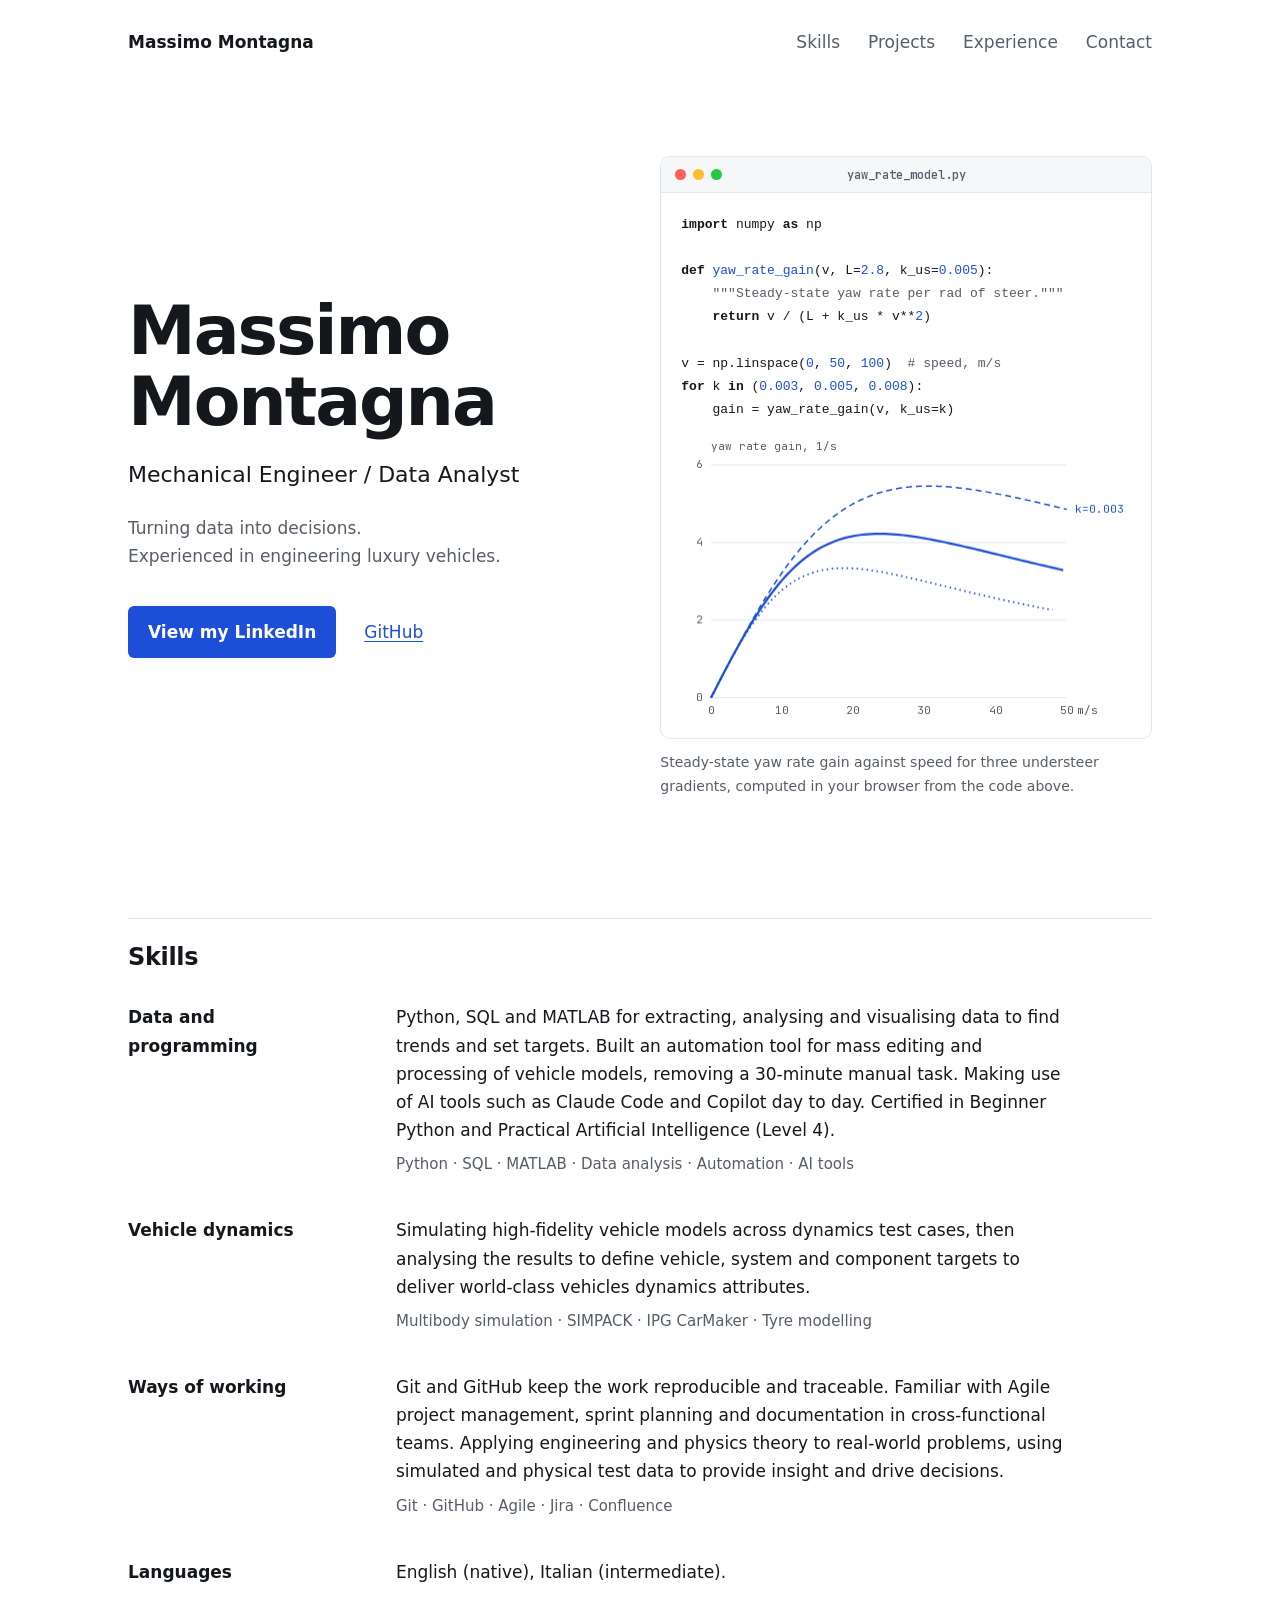
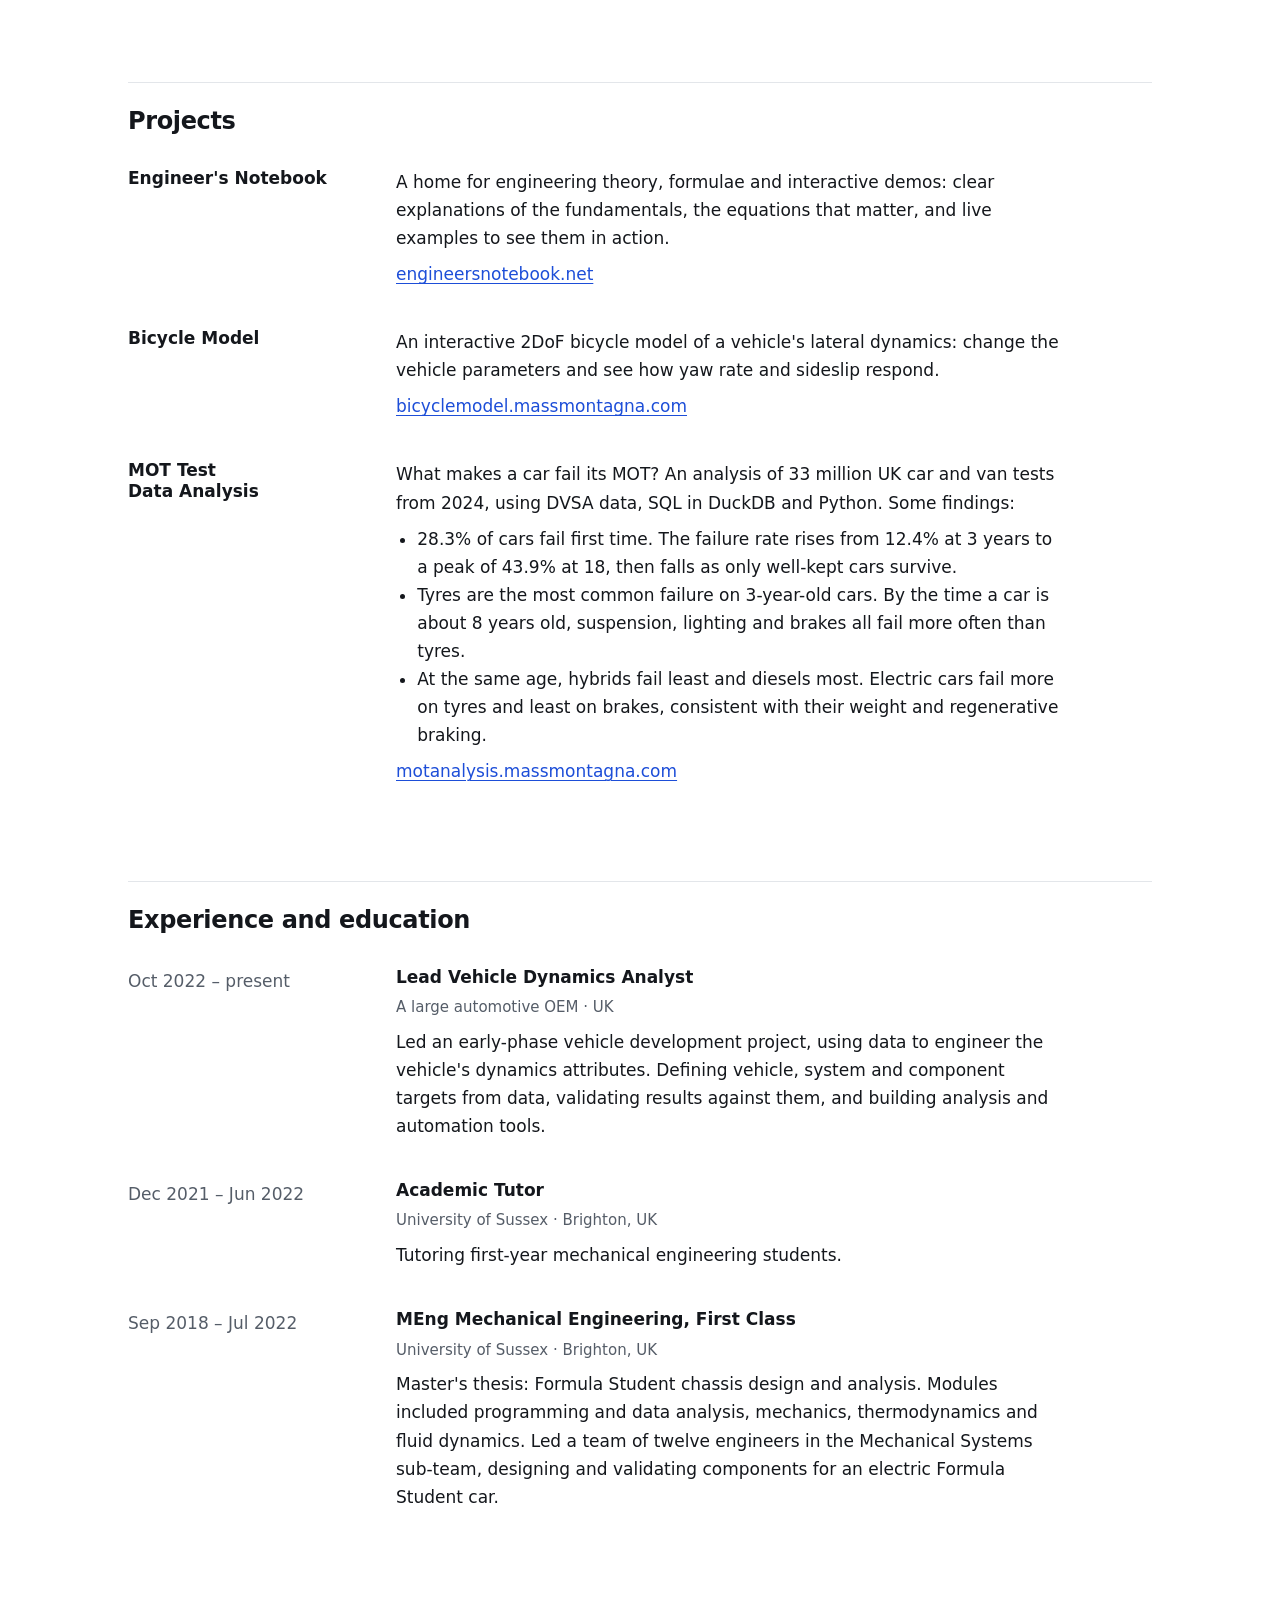
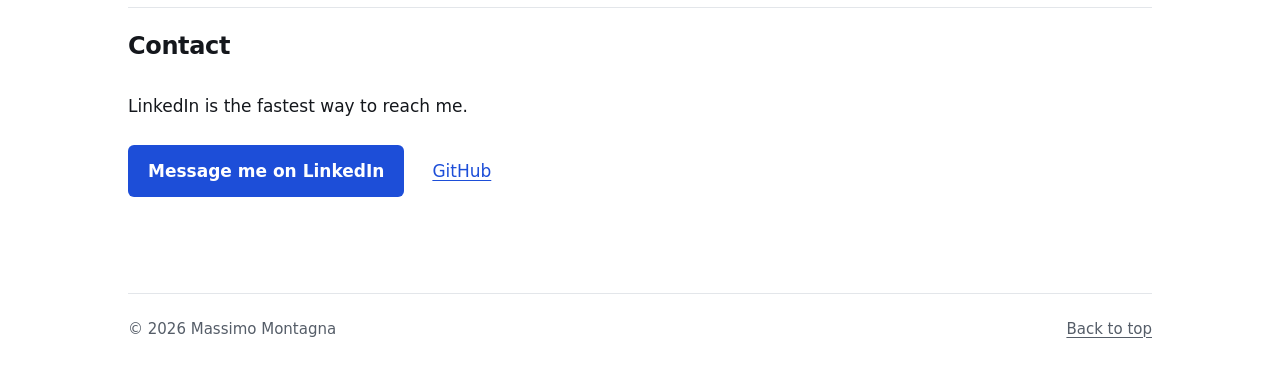
<file: index.html>
<!DOCTYPE html>
<html lang="en">
<head>
	<meta charset="utf-8">
	<meta name="viewport" content="width=device-width, initial-scale=1">
	<title>Massimo Montagna – Mechanical Engineer / Data Analyst</title>
	<meta name="description" content="Portfolio of Massimo Montagna, a Lead Vehicle Dynamics Analyst at a large automotive OEM who uses Python, SQL and MATLAB to turn engineering data into decisions.">
	<meta name="theme-color" content="#ffffff" media="(prefers-color-scheme: light)">
	<meta name="theme-color" content="#0f1115" media="(prefers-color-scheme: dark)">
	<link rel="canonical" href="https://massmontagna.com/">
	<meta property="og:type" content="website">
	<meta property="og:site_name" content="Massimo Montagna">
	<meta property="og:title" content="Massimo Montagna – Mechanical Engineer / Data Analyst">
	<meta property="og:description" content="Portfolio of Massimo Montagna, a Lead Vehicle Dynamics Analyst at a large automotive OEM who uses Python, SQL and MATLAB to turn engineering data into decisions.">
	<meta property="og:url" content="https://massmontagna.com/">
	<meta property="og:image" content="https://massmontagna.com/images/og-image.png">
	<meta property="og:image:width" content="1200">
	<meta property="og:image:height" content="630">
	<meta name="twitter:card" content="summary_large_image">
	<meta name="twitter:title" content="Massimo Montagna – Mechanical Engineer / Data Analyst">
	<meta name="twitter:description" content="Portfolio of Massimo Montagna, a Lead Vehicle Dynamics Analyst at a large automotive OEM who uses Python, SQL and MATLAB to turn engineering data into decisions.">
	<meta name="twitter:image" content="https://massmontagna.com/images/og-image.png">
	<script type="application/ld+json">{"@context": "https://schema.org", "@type": "Person", "name": "Massimo Montagna", "url": "https://massmontagna.com/", "jobTitle": "Lead Vehicle Dynamics Analyst", "sameAs": ["https://github.com/massmontagna", "https://linkedin.com/in/mcmontagna"], "alumniOf": {"@type": "CollegeOrUniversity", "name": "University of Sussex"}}</script>
	<link rel="icon" type="image/svg+xml" href="images/favicon/favicon.svg">
	<link rel="icon" type="image/x-icon" href="images/favicon/favicon.ico">
	<link rel="icon" type="image/png" sizes="32x32" href="images/favicon/favicon-32x32.png">
	<link rel="apple-touch-icon" sizes="180x180" href="images/favicon/apple-touch-icon.png">
	<link rel="manifest" href="images/favicon/site.webmanifest">
	<link rel="preload" href="fonts/jetbrains-mono-latin.woff2" as="font" type="font/woff2" crossorigin>
	<link rel="stylesheet" href="css/styles.css">
</head>
<body>
	<a class="skip-link" href="#main">Skip to content</a>

	<header class="site-header" id="top">
		<nav class="container nav" aria-label="Main">
			<a href="#top" class="nav__name">Massimo Montagna</a>
			<ul class="nav__links">
				<li><a href="#skills">Skills</a></li>
				<li><a href="#project">Projects</a></li>
				<li><a href="#experience">Experience</a></li>
				<li><a href="#contact">Contact</a></li>
			</ul>
		</nav>
	</header>

	<main id="main">
		<section class="container hero">
			<div class="hero__text">
				<h1>Massimo Montagna</h1>
				<p class="hero__role">Mechanical Engineer / Data Analyst</p>
				<p class="hero__bio">Turning data into decisions.<br>Experienced in engineering luxury vehicles.</p>
				<p class="hero__actions">
					<a class="btn" href="https://linkedin.com/in/mcmontagna" target="_blank" rel="noopener">View my LinkedIn</a>
					<a href="https://github.com/massmontagna" target="_blank" rel="noopener">GitHub</a>
				</p>
			</div>
			<figure class="figure">
				<div class="window">
					<div class="window__bar"><span class="window__dots" aria-hidden="true"><i></i><i></i><i></i></span><p class="window__file">yaw_rate_model.py</p></div>
				<pre class="figure__code"><code><span class="tk">import</span> numpy <span class="tk">as</span> np

<span class="tk">def</span> <span class="tf">yaw_rate_gain</span>(v, L=<span class="tn">2.8</span>, k_us=<span class="tn">0.005</span>):
    <span class="tc">"""Steady-state yaw rate per rad of steer."""</span>
    <span class="tk">return</span> v / (L + k_us * v**<span class="tn">2</span>)

v = np.linspace(<span class="tn">0</span>, <span class="tn">50</span>, <span class="tn">100</span>)  <span class="tc"># speed, m/s</span>
<span class="tk">for</span> k <span class="tk">in</span> (<span class="tn">0.003</span>, <span class="tn">0.005</span>, <span class="tn">0.008</span>):
    gain = yaw_rate_gain(v, k_us=k)</code></pre>
				<div class="figure__plot"><canvas id="yaw-chart" role="img" aria-label="Chart of yaw rate gain against speed from 0 to 50 metres per second for understeer gradients 0.003, 0.005 and 0.008. Gain rises with speed to a peak, then falls; larger gradients peak earlier and lower."></canvas></div>
				</div>
				<figcaption>Steady-state yaw rate gain against speed for three understeer gradients, computed in your browser from the code above.</figcaption>
			</figure>
		</section>

		<section class="container section" id="skills">
			<h2>Skills</h2>
			<dl class="entries">
				<div class="entry">
					<dt>Data and programming</dt>
					<dd>
						<p>Python, SQL and MATLAB for extracting, analysing and visualising data to find trends and set targets. Built an automation tool for mass editing and processing of vehicle models, removing a 30-minute manual task. Making use of AI tools such as Claude Code and Copilot day to day. Certified in Beginner Python and Practical Artificial Intelligence (Level 4).</p>
						<p class="entry__meta">Python · SQL · MATLAB · Data analysis · Automation · AI tools</p>
					</dd>
				</div>
				<div class="entry">
					<dt>Vehicle dynamics</dt>
					<dd>
						<p>Simulating high-fidelity vehicle models across dynamics test cases, then analysing the results to define vehicle, system and component targets to deliver world-class vehicles dynamics attributes.</p>
						<p class="entry__meta">Multibody simulation · SIMPACK · IPG CarMaker · Tyre modelling</p>
					</dd>
				</div>
				<div class="entry">
					<dt>Ways of working</dt>
					<dd>
						<p>Git and GitHub keep the work reproducible and traceable. Familiar with Agile project management, sprint planning and documentation in cross-functional teams. Applying engineering and physics theory to real-world problems, using simulated and physical test data to provide insight and drive decisions.</p>
						<p class="entry__meta">Git · GitHub · Agile · Jira · Confluence</p>
					</dd>
				</div>
				<div class="entry">
					<dt>Languages</dt>
					<dd>
						<p>English (native), Italian (intermediate).</p>
					</dd>
				</div>
			</dl>
		</section>

		<section class="container section" id="project">
			<h2>Projects</h2>
			<div class="entries">
				<div class="entry">
					<h3>Engineer's Notebook</h3>
					<div>
						<p>A home for engineering theory, formulae and interactive demos: clear explanations of the fundamentals, the equations that matter, and live examples to see them in action.</p>
						<p><a href="https://engineersnotebook.net" target="_blank" rel="noopener">engineersnotebook.net</a></p>
					</div>
				</div>
				<div class="entry">
					<h3>Bicycle Model</h3>
					<div>
						<p>An interactive 2DoF bicycle model of a vehicle's lateral dynamics: change the vehicle parameters and see how yaw rate and sideslip respond.</p>
						<p><a href="https://bicyclemodel.massmontagna.com" target="_blank" rel="noopener">bicyclemodel.massmontagna.com</a></p>
					</div>
				</div>
				<div class="entry">
					<h3>MOT Test Data Analysis</h3>
					<div>
						<p>What makes a car fail its MOT? An analysis of 33 million UK car and van tests from 2024, using DVSA data, SQL in DuckDB and Python. Some findings:</p>
						<ul class="findings">
							<li>28.3% of cars fail first time. The failure rate rises from 12.4% at 3 years to a peak of 43.9% at 18, then falls as only well-kept cars survive.</li>
							<li>Tyres are the most common failure on 3-year-old cars. By the time a car is about 8 years old, suspension, lighting and brakes all fail more often than tyres.</li>
							<li>At the same age, hybrids fail least and diesels most. Electric cars fail more on tyres and least on brakes, consistent with their weight and regenerative braking.</li>
						</ul>
						<p><a href="https://motanalysis.massmontagna.com" target="_blank" rel="noopener">motanalysis.massmontagna.com</a></p>
					</div>
				</div>
			</div>
		</section>

		<section class="container section" id="experience">
			<h2>Experience and education</h2>
			<ol class="entries">
				<li class="entry">
					<p class="entry__date">Oct 2022 – present</p>
					<div>
						<h3>Lead Vehicle Dynamics Analyst</h3>
						<p class="entry__meta">A large automotive OEM · UK</p>
						<p>Led an early-phase vehicle development project, using data to engineer the vehicle's dynamics attributes. Defining vehicle, system and component targets from data, validating results against them, and building analysis and automation tools.</p>
					</div>
				</li>
				<li class="entry">
					<p class="entry__date">Dec 2021 – Jun 2022</p>
					<div>
						<h3>Academic Tutor</h3>
						<p class="entry__meta">University of Sussex · Brighton, UK</p>
						<p>Tutoring first-year mechanical engineering students.</p>
					</div>
				</li>
				<li class="entry">
					<p class="entry__date">Sep 2018 – Jul 2022</p>
					<div>
						<h3>MEng Mechanical Engineering, First Class</h3>
						<p class="entry__meta">University of Sussex · Brighton, UK</p>
						<p>Master's thesis: Formula Student chassis design and analysis. Modules included programming and data analysis, mechanics, thermodynamics and fluid dynamics. Led a team of twelve engineers in the Mechanical Systems sub-team, designing and validating components for an electric Formula Student car.</p>
					</div>
				</li>
			</ol>
		</section>

		<section class="container section" id="contact">
			<h2>Contact</h2>
			<div class="contact">
				<p>LinkedIn is the fastest way to reach me.</p>
				<p class="hero__actions">
					<a class="btn" href="https://linkedin.com/in/mcmontagna" target="_blank" rel="noopener">Message me on LinkedIn</a>
					<a href="https://github.com/massmontagna" target="_blank" rel="noopener">GitHub</a>
				</p>
			</div>
		</section>
	</main>

	<footer class="container site-footer">
		<p>&copy; <span id="year">2026</span> Massimo Montagna</p>
		<a href="#top">Back to top</a>
	</footer>

	<script src="js/main.js"></script>
</body>
</html>
</file>
<file: css/styles.css>
/* Fonts: code and chart labels only; prose uses the system sans */
@font-face { font-family: 'JetBrains Mono'; font-style: normal; font-weight: 100 800; font-display: swap; src: url('../fonts/jetbrains-mono-latin.woff2') format('woff2'); }

/* Design tokens */
:root {
	--bg: #ffffff;
	--bg-subtle: #f6f7f9;
	--rule: #e3e6ea;
	--text: #14171c;
	--text-dim: #555d68;
	--accent: #1d4ed8;
	--accent-hover: #1e3a8a;
	--on-accent: #ffffff;
	--font-sans: system-ui, -apple-system, 'Segoe UI', Roboto, 'Helvetica Neue', Arial, sans-serif;
	--font-mono: 'JetBrains Mono', ui-monospace, SFMono-Regular, Menlo, monospace;
	--measure: 62ch;
	--gutter: clamp(20px, 5vw, 48px);
	--selection: #dbe4fb;
	--shadow: var(--shadow);
	color-scheme: light dark;
}
/* Follows the OS setting; no toggle */
@media (prefers-color-scheme: dark) {
	:root {
		--bg: #0f1115;
		--bg-subtle: #171a20;
		--rule: #2a2f37;
		--text: #e6e8eb;
		--text-dim: #9aa3ae;
		--accent: #7aa2ff;
		--accent-hover: #a8c1ff;
		--on-accent: #0f1115;
		--selection: #1e3a8a;
		--shadow: rgba(0, 0, 0, 0.5);
	}
}

*, *::before, *::after { box-sizing: border-box; }
html { -webkit-text-size-adjust: 100%; scroll-behavior: smooth; scroll-padding-top: 24px; }
@media (prefers-reduced-motion: reduce) { html { scroll-behavior: auto; } }
body {
	margin: 0;
	background: var(--bg);
	color: var(--text);
	font: 400 1.0625rem/1.65 var(--font-sans);
	-webkit-font-smoothing: antialiased;
	text-rendering: optimizeLegibility;
}
::selection { background: var(--selection); color: var(--text); }
h1, h2, h3, p, dl, dd, ol, ul, figure { margin: 0; }
ol, ul { padding: 0; list-style: none; }
h1, h2, h3 { font-weight: 650; letter-spacing: -0.015em; line-height: 1.2; text-wrap: balance; }

a { color: var(--accent); text-decoration: underline; text-decoration-thickness: 1px; text-underline-offset: 0.2em; }
a:hover { color: var(--accent-hover); text-decoration-thickness: 2px; }
:focus-visible { outline: 2px solid var(--accent); outline-offset: 3px; border-radius: 2px; }

.skip-link { position: absolute; left: 16px; top: -100px; padding: 8px 14px; background: var(--text); color: var(--bg); z-index: 10; }
.skip-link:focus { top: 16px; }
.skip-link:hover { color: var(--bg); }

.container { max-width: 1120px; margin: 0 auto; padding: 0 var(--gutter); }

/* Nav */
.nav { display: flex; flex-wrap: wrap; align-items: baseline; justify-content: space-between; gap: 8px 32px; padding-top: 28px; padding-bottom: 28px; }
.nav a { color: var(--text); text-decoration: none; }
.nav a:hover { color: var(--accent); }
.nav__name { font-weight: 650; }
.nav__links { display: flex; flex-wrap: wrap; gap: 4px 28px; }
.nav__links a { color: var(--text-dim); }

/* Hero */
.hero {
	display: grid;
	grid-template-columns: minmax(0, 1fr) minmax(0, 1.05fr);
	gap: 64px;
	align-items: center;
	padding-top: clamp(32px, 8vh, 96px);
	padding-bottom: clamp(48px, 8vh, 80px);
}
.hero h1 { font-size: clamp(2.5rem, 5.5vw, 4.25rem); letter-spacing: -0.03em; line-height: 1.04; }
.hero__role { margin-top: 20px; font-size: clamp(1.125rem, 1.8vw, 1.375rem); font-weight: 500; }
.hero__bio { margin-top: 20px; color: var(--text-dim); max-width: var(--measure); }
.hero__actions { display: flex; flex-wrap: wrap; align-items: center; gap: 12px 28px; margin-top: 36px; }

.btn {
	display: inline-block;
	padding: 12px 20px;
	border-radius: 6px;
	background: var(--accent);
	color: var(--on-accent);
	font-weight: 600;
	text-decoration: none;
	transition: background-color 0.15s ease-out;
}
.btn:hover { background: var(--accent-hover); color: var(--on-accent); }
.findings { padding-left: 1.25em; list-style: disc; }

/* Code + chart figure */
.window { border: 1px solid var(--rule); border-radius: 10px; overflow: hidden; background: var(--bg); box-shadow: 0 8px 24px -12px var(--shadow); }
.window__bar { position: relative; display: flex; align-items: center; justify-content: center; height: 36px; background: var(--bg-subtle); border-bottom: 1px solid var(--rule); }
.window__dots { position: absolute; left: 14px; display: flex; gap: 7px; }
.window__dots i { width: 11px; height: 11px; border-radius: 50%; background: #ff5f57; }
.window__dots i:nth-child(2) { background: #febc2e; }
.window__dots i:nth-child(3) { background: #28c840; }
.window__file { font: 500 0.75rem/1 var(--font-mono); color: var(--text-dim); }
.figure__code {
	margin: 0;
	padding: 20px 20px 0;
	font: 400 0.8125rem/1.7 var(--font-mono);
	color: var(--text);
	overflow-x: auto;
	tab-size: 4;
}
.figure__code .tk { font-weight: 600; }
.figure__code .tf { color: var(--accent); }
.figure__code .tn { color: var(--accent); }
.figure__code .tc { color: var(--text-dim); }
.figure__plot { margin: 20px 20px 16px; height: clamp(220px, 22vw, 300px); }
.figure__plot canvas { display: block; width: 100%; height: 100%; }
.figure figcaption { margin-top: 12px; font-size: 0.875rem; color: var(--text-dim); }

/* Sections */
.section { padding-top: 48px; padding-bottom: 48px; }
.section > h2 { font-size: 1.5rem; padding-top: 24px; border-top: 1px solid var(--rule); }
.section:last-of-type { padding-bottom: 96px; }

/* Label column + text column, shared by skills, project and experience */
.entries { margin-top: 32px; display: grid; gap: 40px; }
.entry { display: grid; grid-template-columns: 220px minmax(0, var(--measure)); gap: 8px 48px; }
.entry dt, .entry h3 { font-size: 1.0625rem; font-weight: 650; letter-spacing: 0; }
.entry dd > * + *, .entry > div > * + * { margin-top: 8px; }
.entry__date { color: var(--text-dim); font-variant-numeric: tabular-nums; }
.entry__meta { color: var(--text-dim); font-size: 0.9375rem; }
.contact { margin-top: 32px; max-width: var(--measure); }
.contact .hero__actions { margin-top: 24px; }

/* Footer */
.site-footer { display: flex; justify-content: space-between; gap: 16px; padding-top: 24px; padding-bottom: 40px; background: linear-gradient(var(--rule), var(--rule)) center top / calc(100% - 2 * var(--gutter)) 1px no-repeat; color: var(--text-dim); font-size: 0.9375rem; }
.site-footer a { color: var(--text-dim); }

/* 404 */
.not-found { min-height: 70vh; display: flex; flex-direction: column; justify-content: center; gap: 20px; }
.not-found h1 { font-size: clamp(2.5rem, 6vw, 4rem); letter-spacing: -0.03em; }
.not-found p { color: var(--text-dim); }
.not-found .btn { align-self: flex-start; }

@media (max-width: 900px) {
	.hero { grid-template-columns: 1fr; gap: 56px; }
	.entry { grid-template-columns: 1fr; }
}
@media (max-width: 560px) {
	.nav__links { gap: 4px 20px; }
	.figure__code { font-size: 0.65rem; padding: 16px 14px 0; }
	.figure__plot { margin: 16px 14px 12px; }
}
</file>
